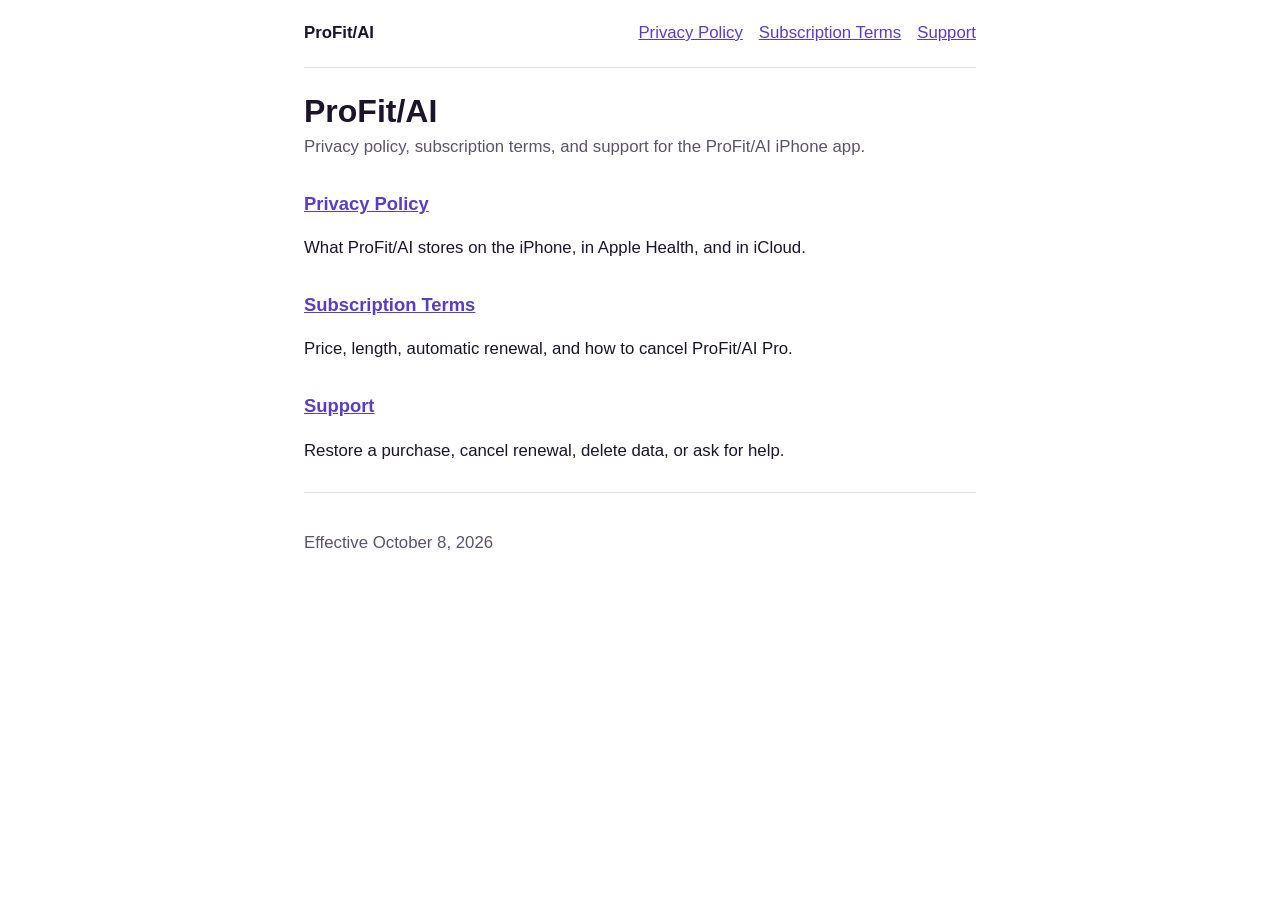
<file: index.html>
<!DOCTYPE html>
<html lang="en">
<head>
  <meta charset="utf-8">
  <meta name="viewport" content="width=device-width, initial-scale=1">
  <title>ProFit/AI legal</title>
  <link rel="stylesheet" href="assets/site.css">
</head>
<body>
  <header>
    <strong>ProFit/AI</strong>
    <nav>
      <a href="privacy/">Privacy Policy</a>
      <a href="terms/">Subscription Terms</a>
      <a href="support/">Support</a>
    </nav>
  </header>
  <main>
    <h1>ProFit/AI</h1>
    <p class="meta">Privacy policy, subscription terms, and support for the ProFit/AI iPhone app.</p>
    <section>
      <h2><a href="privacy/">Privacy Policy</a></h2>
      <p>What ProFit/AI stores on the iPhone, in Apple Health, and in iCloud.</p>
    </section>
    <section>
      <h2><a href="terms/">Subscription Terms</a></h2>
      <p>Price, length, automatic renewal, and how to cancel ProFit/AI Pro.</p>
    </section>
    <section>
      <h2><a href="support/">Support</a></h2>
      <p>Restore a purchase, cancel renewal, delete data, or ask for help.</p>
    </section>
  </main>
  <footer>
    <p>Effective October 8, 2026</p>
  </footer>
</body>
</html>
</file>
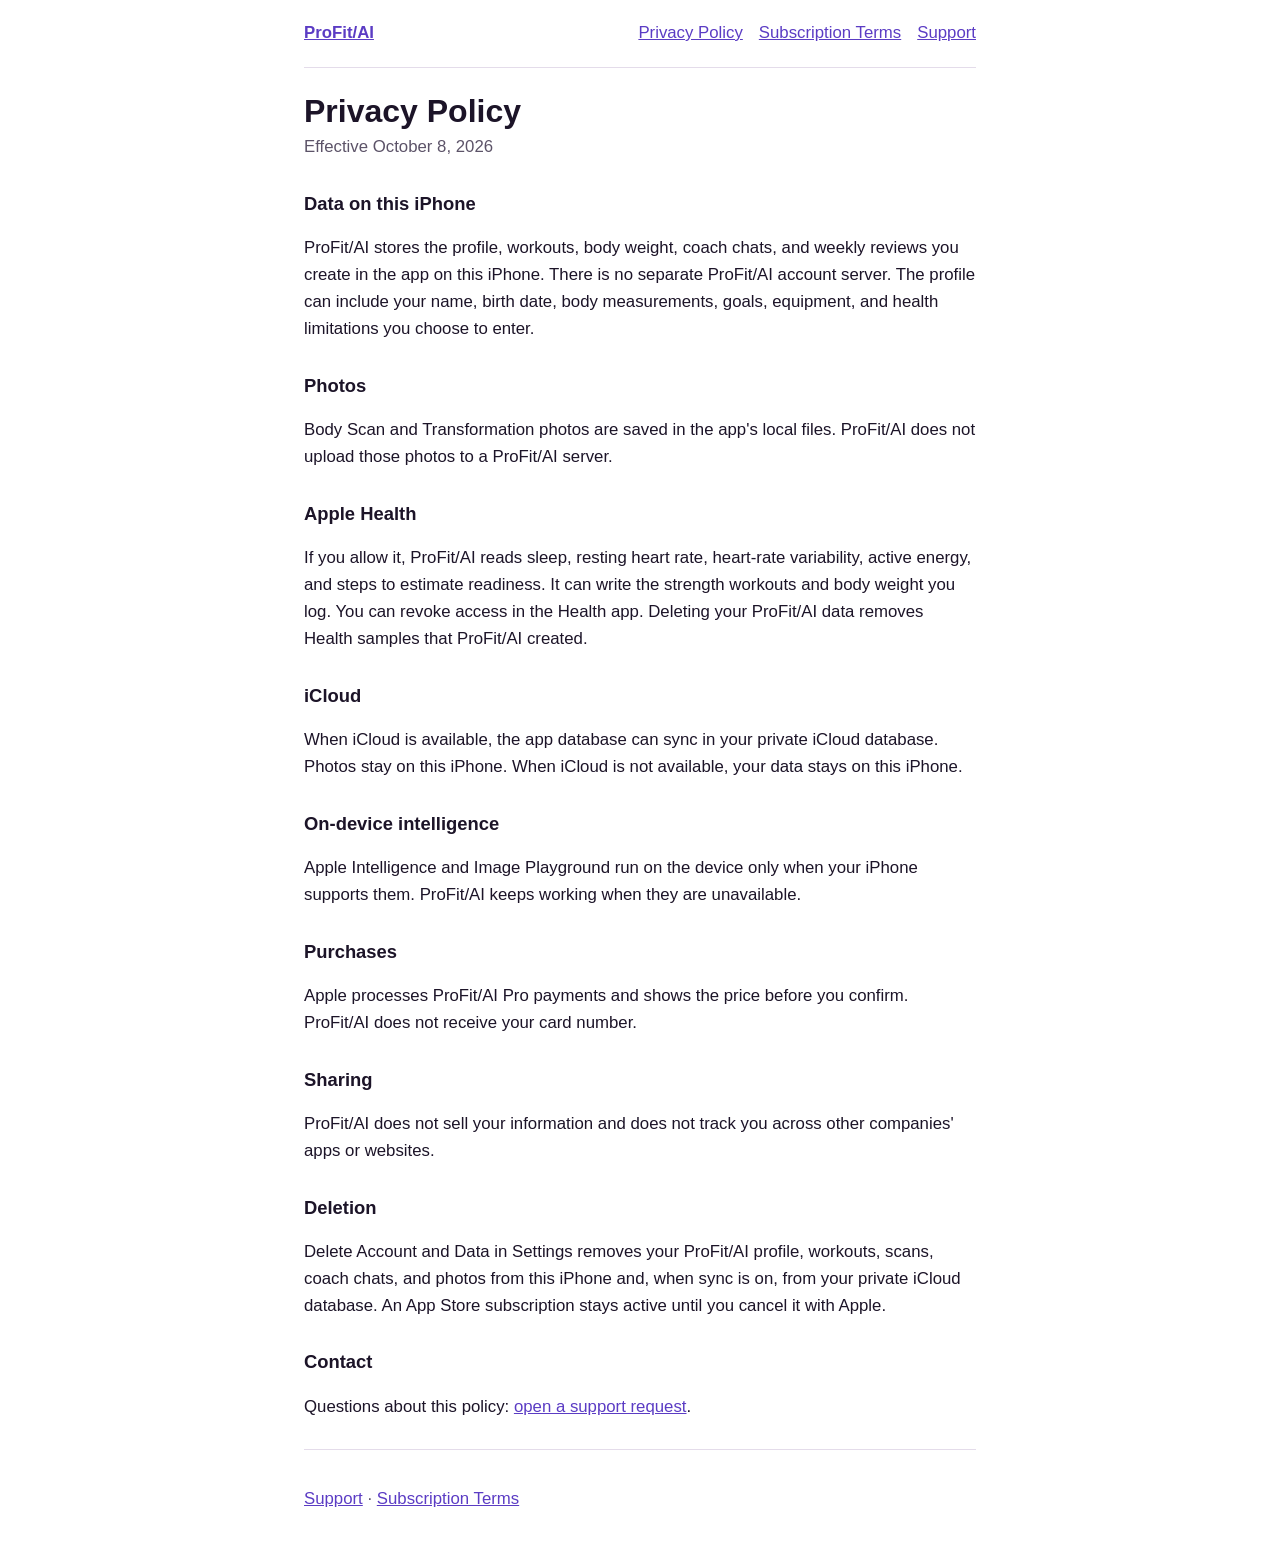
<file: privacy/index.html>
<!DOCTYPE html>
<html lang="en">
<head>
  <meta charset="utf-8">
  <meta name="viewport" content="width=device-width, initial-scale=1">
  <title>Privacy Policy · ProFit/AI</title>
  <link rel="stylesheet" href="../assets/site.css">
</head>
<body>
  <header>
    <a href="../"><strong>ProFit/AI</strong></a>
    <nav>
      <a href="../privacy/" aria-current="page">Privacy Policy</a>
      <a href="../terms/">Subscription Terms</a>
      <a href="../support/">Support</a>
    </nav>
  </header>
  <main>
    <h1>Privacy Policy</h1>
    <p class="meta">Effective October 8, 2026</p>

    <section>
      <h2>Data on this iPhone</h2>
      <p>ProFit/AI stores the profile, workouts, body weight, coach chats, and weekly reviews you create in the app on this iPhone. There is no separate ProFit/AI account server. The profile can include your name, birth date, body measurements, goals, equipment, and health limitations you choose to enter.</p>
    </section>
    <section>
      <h2>Photos</h2>
      <p>Body Scan and Transformation photos are saved in the app's local files. ProFit/AI does not upload those photos to a ProFit/AI server.</p>
    </section>
    <section>
      <h2>Apple Health</h2>
      <p>If you allow it, ProFit/AI reads sleep, resting heart rate, heart-rate variability, active energy, and steps to estimate readiness. It can write the strength workouts and body weight you log. You can revoke access in the Health app. Deleting your ProFit/AI data removes Health samples that ProFit/AI created.</p>
    </section>
    <section>
      <h2>iCloud</h2>
      <p>When iCloud is available, the app database can sync in your private iCloud database. Photos stay on this iPhone. When iCloud is not available, your data stays on this iPhone.</p>
    </section>
    <section>
      <h2>On-device intelligence</h2>
      <p>Apple Intelligence and Image Playground run on the device only when your iPhone supports them. ProFit/AI keeps working when they are unavailable.</p>
    </section>
    <section>
      <h2>Purchases</h2>
      <p>Apple processes ProFit/AI Pro payments and shows the price before you confirm. ProFit/AI does not receive your card number.</p>
    </section>
    <section>
      <h2>Sharing</h2>
      <p>ProFit/AI does not sell your information and does not track you across other companies' apps or websites.</p>
    </section>
    <section>
      <h2>Deletion</h2>
      <p>Delete Account and Data in Settings removes your ProFit/AI profile, workouts, scans, coach chats, and photos from this iPhone and, when sync is on, from your private iCloud database. An App Store subscription stays active until you cancel it with Apple.</p>
    </section>
    <section>
      <h2>Contact</h2>
      <p>Questions about this policy: <a href="https://github.com/DmitrySenchikhin/liftora-legal/issues/new">open a support request</a>.</p>
    </section>
  </main>
  <footer>
    <p><a href="../support/">Support</a> · <a href="../terms/">Subscription Terms</a></p>
  </footer>
</body>
</html>
</file>
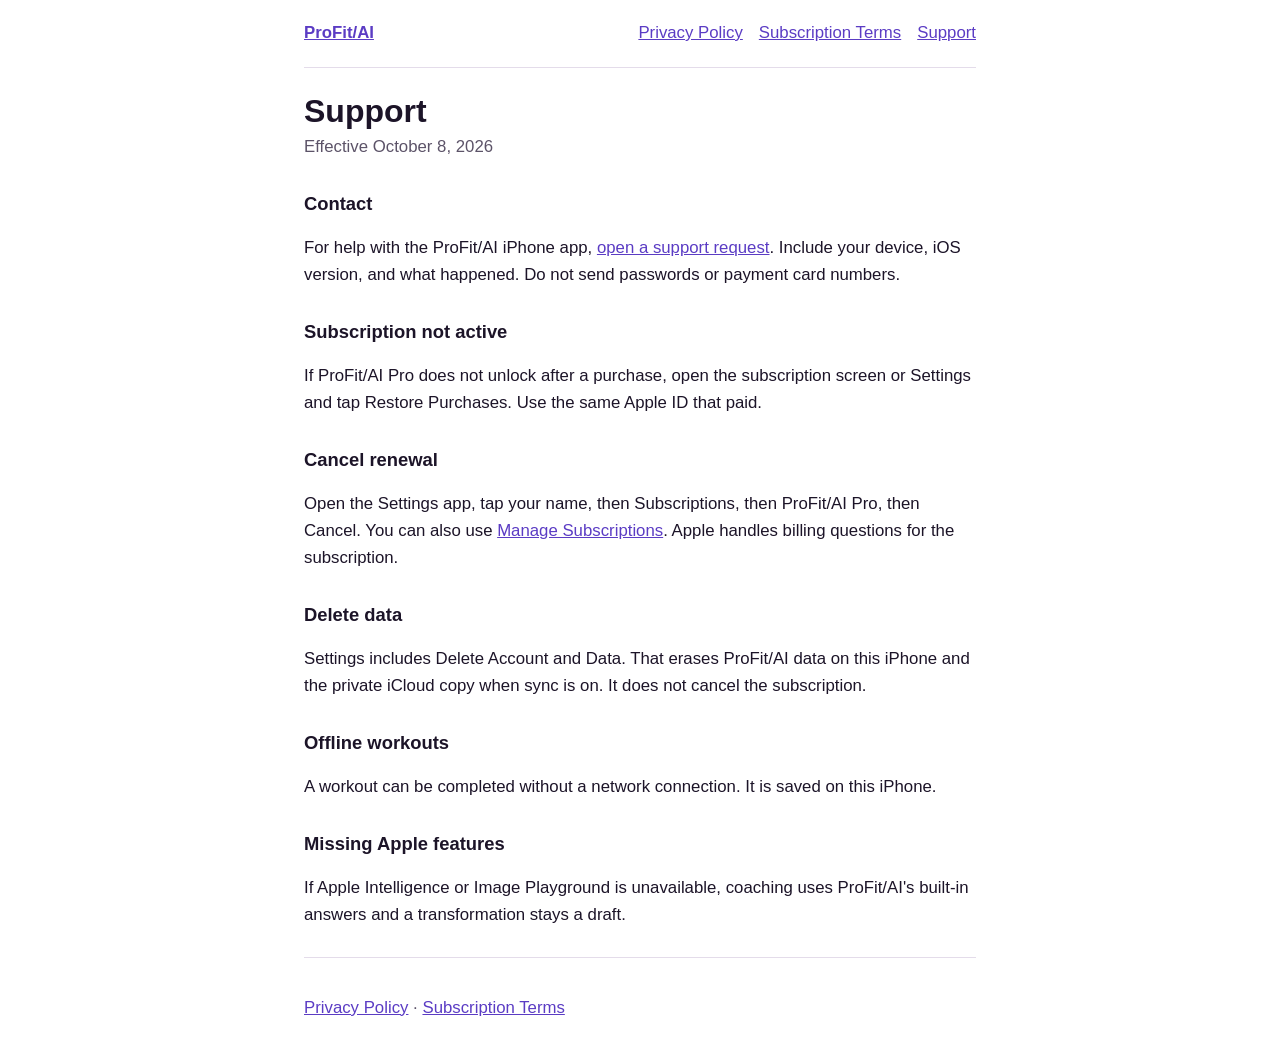
<file: support/index.html>
<!DOCTYPE html>
<html lang="en">
<head>
  <meta charset="utf-8">
  <meta name="viewport" content="width=device-width, initial-scale=1">
  <title>Support · ProFit/AI</title>
  <link rel="stylesheet" href="../assets/site.css">
</head>
<body>
  <header>
    <a href="../"><strong>ProFit/AI</strong></a>
    <nav>
      <a href="../privacy/">Privacy Policy</a>
      <a href="../terms/">Subscription Terms</a>
      <a href="../support/" aria-current="page">Support</a>
    </nav>
  </header>
  <main>
    <h1>Support</h1>
    <p class="meta">Effective October 8, 2026</p>

    <section>
      <h2>Contact</h2>
      <p>For help with the ProFit/AI iPhone app, <a href="https://github.com/DmitrySenchikhin/liftora-legal/issues/new">open a support request</a>. Include your device, iOS version, and what happened. Do not send passwords or payment card numbers.</p>
    </section>
    <section>
      <h2>Subscription not active</h2>
      <p>If ProFit/AI Pro does not unlock after a purchase, open the subscription screen or Settings and tap Restore Purchases. Use the same Apple ID that paid.</p>
    </section>
    <section>
      <h2>Cancel renewal</h2>
      <p>Open the Settings app, tap your name, then Subscriptions, then ProFit/AI Pro, then Cancel. You can also use <a href="https://apps.apple.com/account/subscriptions">Manage Subscriptions</a>. Apple handles billing questions for the subscription.</p>
    </section>
    <section>
      <h2>Delete data</h2>
      <p>Settings includes Delete Account and Data. That erases ProFit/AI data on this iPhone and the private iCloud copy when sync is on. It does not cancel the subscription.</p>
    </section>
    <section>
      <h2>Offline workouts</h2>
      <p>A workout can be completed without a network connection. It is saved on this iPhone.</p>
    </section>
    <section>
      <h2>Missing Apple features</h2>
      <p>If Apple Intelligence or Image Playground is unavailable, coaching uses ProFit/AI's built-in answers and a transformation stays a draft.</p>
    </section>
  </main>
  <footer>
    <p><a href="../privacy/">Privacy Policy</a> · <a href="../terms/">Subscription Terms</a></p>
  </footer>
</body>
</html>
</file>
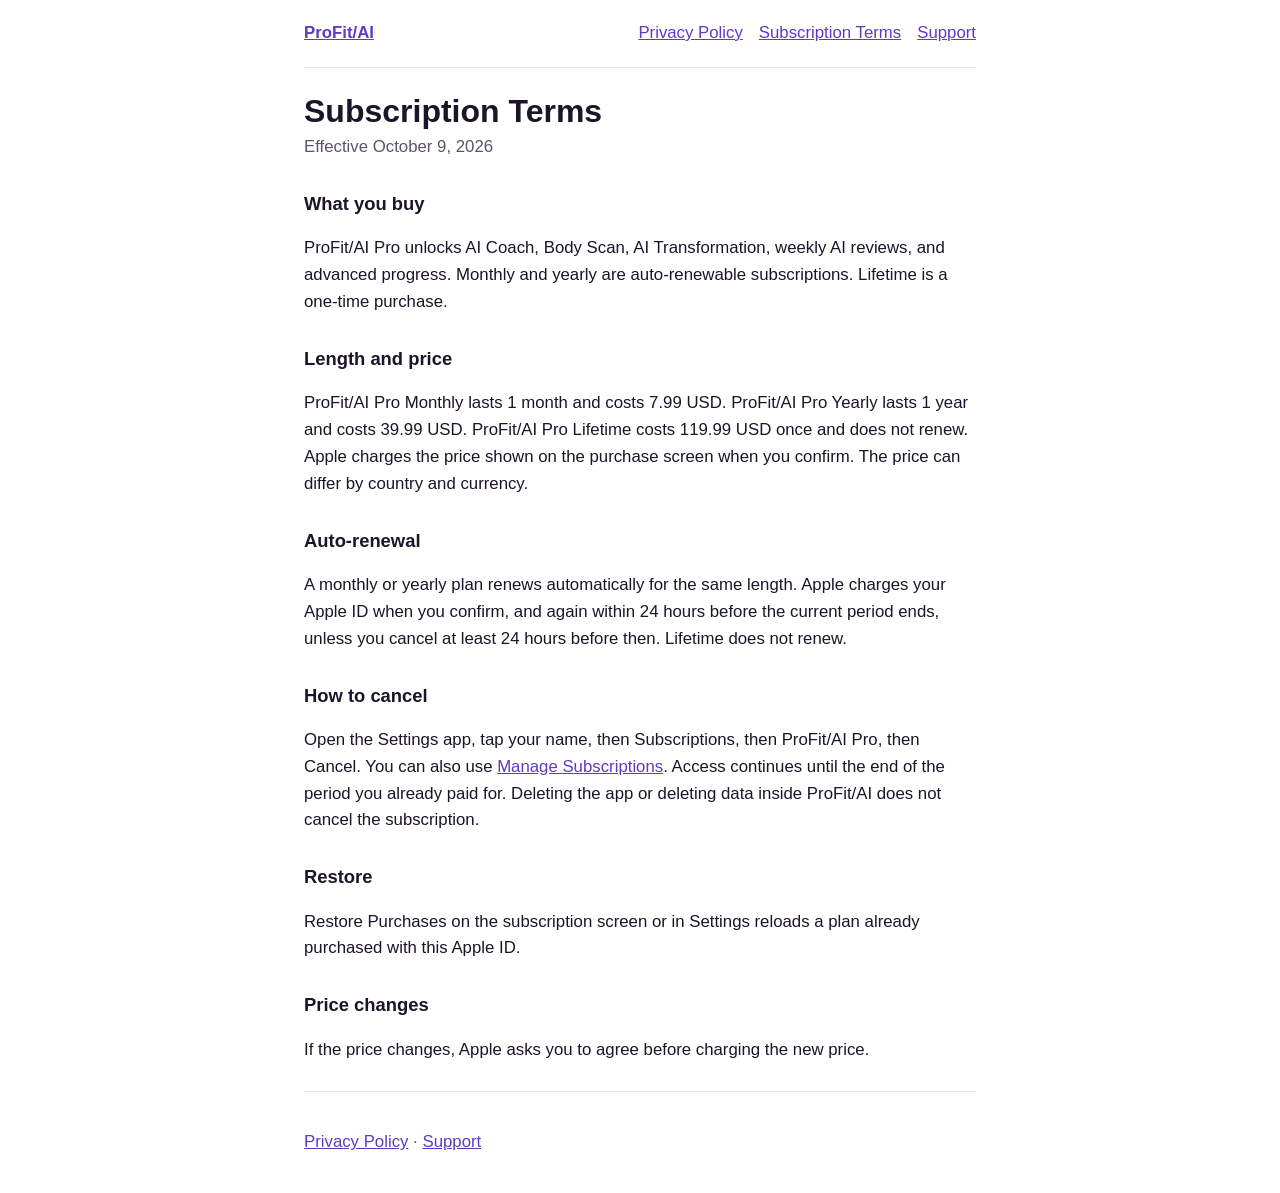
<file: terms/index.html>
<!DOCTYPE html>
<html lang="en">
<head>
  <meta charset="utf-8">
  <meta name="viewport" content="width=device-width, initial-scale=1">
  <title>Subscription Terms · ProFit/AI</title>
  <link rel="stylesheet" href="../assets/site.css">
</head>
<body>
  <header>
    <a href="../"><strong>ProFit/AI</strong></a>
    <nav>
      <a href="../privacy/">Privacy Policy</a>
      <a href="../terms/" aria-current="page">Subscription Terms</a>
      <a href="../support/">Support</a>
    </nav>
  </header>
  <main>
    <h1>Subscription Terms</h1>
    <p class="meta">Effective October 9, 2026</p>

    <section>
      <h2>What you buy</h2>
      <p>ProFit/AI Pro unlocks AI Coach, Body Scan, AI Transformation, weekly AI reviews, and advanced progress. Monthly and yearly are auto-renewable subscriptions. Lifetime is a one-time purchase.</p>
    </section>
    <section>
      <h2>Length and price</h2>
      <p>ProFit/AI Pro Monthly lasts 1 month and costs 7.99 USD. ProFit/AI Pro Yearly lasts 1 year and costs 39.99 USD. ProFit/AI Pro Lifetime costs 119.99 USD once and does not renew. Apple charges the price shown on the purchase screen when you confirm. The price can differ by country and currency.</p>
    </section>
    <section>
      <h2>Auto-renewal</h2>
      <p>A monthly or yearly plan renews automatically for the same length. Apple charges your Apple ID when you confirm, and again within 24 hours before the current period ends, unless you cancel at least 24 hours before then. Lifetime does not renew.</p>
    </section>
    <section>
      <h2>How to cancel</h2>
      <p>Open the Settings app, tap your name, then Subscriptions, then ProFit/AI Pro, then Cancel. You can also use <a href="https://apps.apple.com/account/subscriptions">Manage Subscriptions</a>. Access continues until the end of the period you already paid for. Deleting the app or deleting data inside ProFit/AI does not cancel the subscription.</p>
    </section>
    <section>
      <h2>Restore</h2>
      <p>Restore Purchases on the subscription screen or in Settings reloads a plan already purchased with this Apple ID.</p>
    </section>
    <section>
      <h2>Price changes</h2>
      <p>If the price changes, Apple asks you to agree before charging the new price.</p>
    </section>
  </main>
  <footer>
    <p><a href="../privacy/">Privacy Policy</a> · <a href="../support/">Support</a></p>
  </footer>
</body>
</html>
</file>
<file: assets/site.css>
:root {
  color-scheme: light dark;
  --ink: #1c1428;
  --muted: #5c5368;
  --line: #e4dcea;
  --paper: #fff;
  --accent: #5b3cc4;
}

@media (prefers-color-scheme: dark) {
  :root {
    --ink: #f4eefc;
    --muted: #c8bdd6;
    --line: #3a3148;
    --paper: #140f1c;
    --accent: #c4b0ff;
  }
}

* { box-sizing: border-box; }

body {
  margin: 0;
  font: 1.05rem/1.6 -apple-system, BlinkMacSystemFont, "Segoe UI", sans-serif;
  color: var(--ink);
  background: var(--paper);
}

main, header, footer {
  width: min(42rem, calc(100% - 2rem));
  margin-inline: auto;
}

header, footer {
  padding: 1.25rem 0;
}

header {
  display: flex;
  justify-content: space-between;
  gap: 1rem;
  align-items: baseline;
  border-bottom: 1px solid var(--line);
}

nav { display: flex; flex-wrap: wrap; gap: 0.75rem 1rem; }

a { color: var(--accent); }

h1 { font-size: 2rem; line-height: 1.2; margin: 1.5rem 0 0.25rem; }

.meta { color: var(--muted); margin-top: 0; }

section { margin: 1.75rem 0; }

h2 { font-size: 1.15rem; margin-bottom: 0.35rem; }

footer {
  border-top: 1px solid var(--line);
  color: var(--muted);
}
</file>
